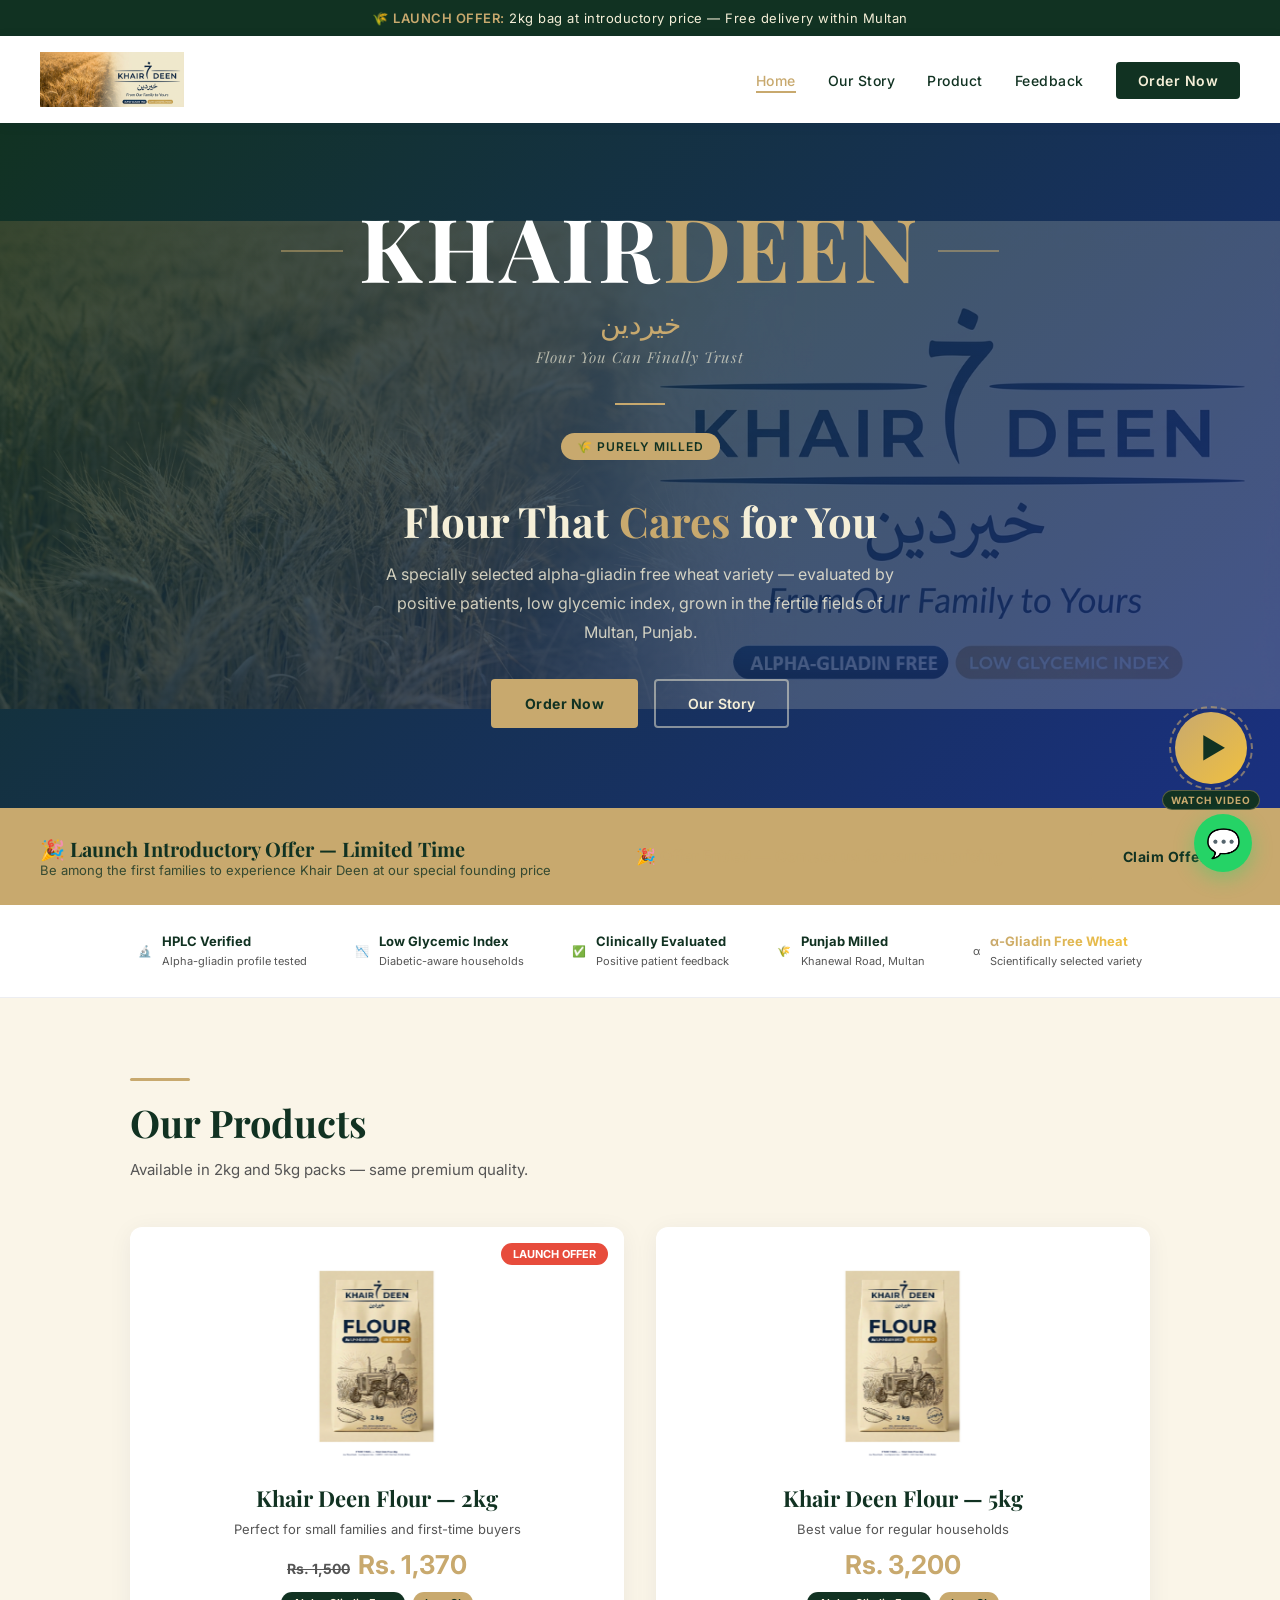
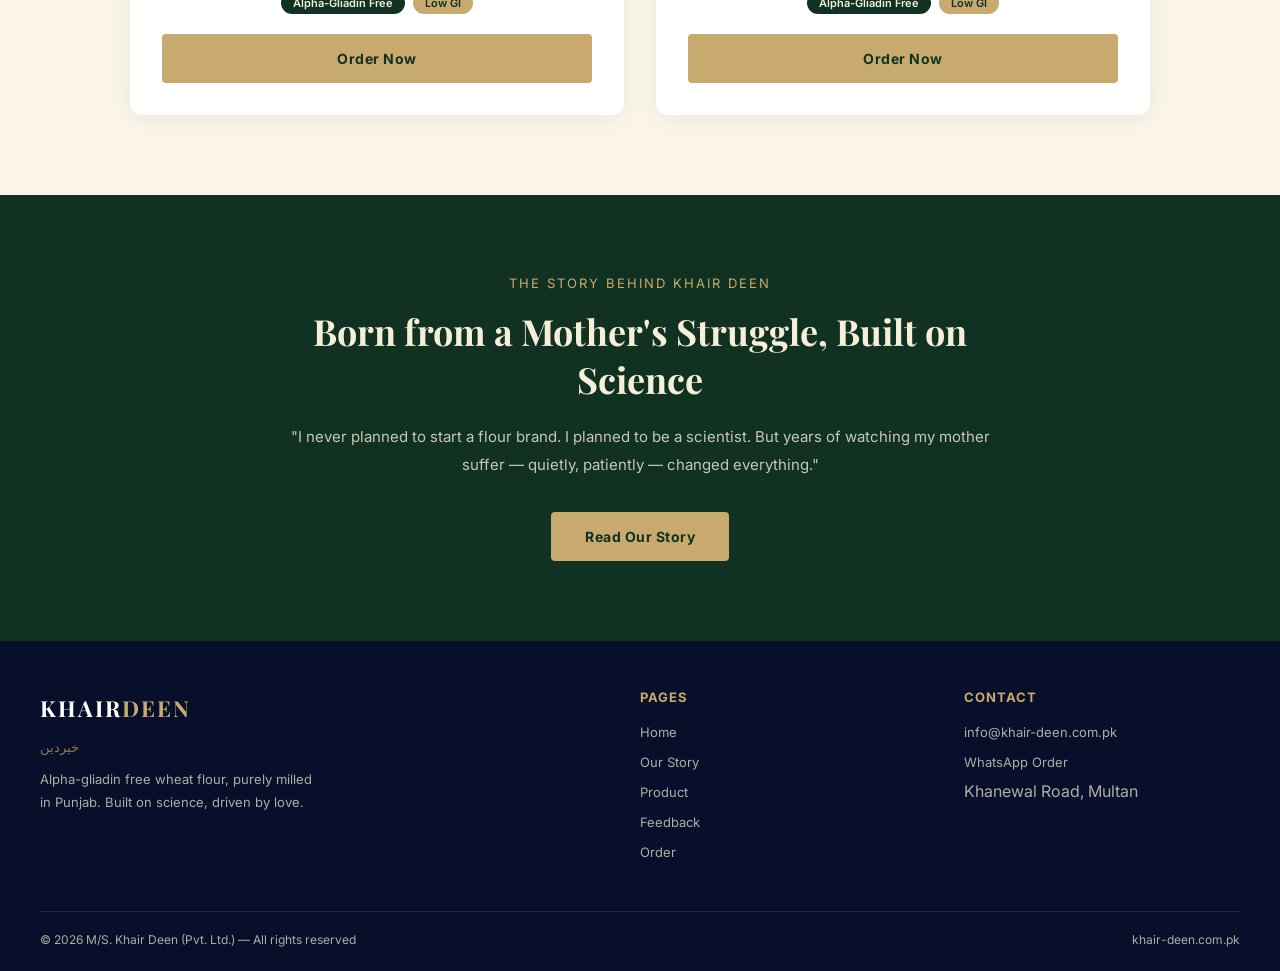
<file: index.html>
<!DOCTYPE html>
<html lang="en">
<head>
  <meta charset="UTF-8"/>
  <meta name="viewport" content="width=device-width, initial-scale=1.0"/>
  <title>Khair Deen Flour — Alpha-Gliadin Free Wheat, Milled in Punjab</title>
  <link rel="stylesheet" href="style.css"/>
  <style>
    *, *::before, *::after { box-sizing: border-box; }
    html, body { overflow-x: hidden; width: 100%; max-width: 100%; }
    p, h1, h2, h3, span, div { word-break: break-word; overflow-wrap: break-word; }

    .hero {
      position: relative; min-height: 58vh; width: 100%;
      display: flex; align-items: center;
      justify-content: center; flex-direction: column;
      text-align: center; padding: 80px 20px; overflow: hidden;
    }
    .hero::before {
      content: ''; position: absolute; inset: 0;
      background: linear-gradient(135deg,#113222 0%,#1a3080 100%);
      z-index:0;
    }
    .hero::after {
      content: ''; position: absolute; inset: 0;
      background: url('images/logo.png') center/contain no-repeat;
      opacity: 0.20; z-index:1;
    }
    .hero-content { position:relative; z-index:2; max-width:750px; width:100%; padding:0 16px; }
    .hero-brand-name {
      font-family:'Playfair Display',serif;
      font-size: clamp(28px, 8vw, 88px);
      font-weight:700; letter-spacing:clamp(1px,1vw,4px);
      line-height:1; margin-bottom:8px; white-space:nowrap;
    }
    .hero-brand-name .part1 { color:#ffffff; }
    .hero-brand-name .part2 { color:#C8A96E; }
    .hero-brand-lines {
      display:flex; align-items:center; justify-content:center;
      gap:16px; margin-bottom:8px;
    }
    .hero-brand-lines::before, .hero-brand-lines::after {
      content:''; width:80px; height:1.5px; background:rgba(200,169,110,0.5);
    }
    .hero-urdu-sub { font-size:28px; color:#C8A96E; margin-bottom:6px; font-weight:300; }
    .hero-tagline-italic {
      font-family:'Playfair Display',serif; font-style:italic;
      color:rgba(245,239,216,0.65); font-size:15px;
      margin-bottom:36px; letter-spacing:1px;
    }
    .hero-divider { width:50px; height:2px; background:#C8A96E; margin:0 auto 28px; }
    .hero h1 { font-size:clamp(22px,5vw,42px); margin-bottom:16px; color:#F5EFD8; }
    .hero h1 span { color:#C8A96E; }
    .hero p {
      color:rgba(245,239,216,0.82); font-size:clamp(13px,2.5vw,16px);
      line-height:1.8; max-width:540px; margin:0 auto 32px;
    }
    .hero-buttons { justify-content:center; }
    .nav-logo-img { height:52px; display:block; }

    /* Floating sticky video bubble only */
    .video-bubble {
      position: fixed;
      bottom: 90px;
      right: 20px;
      z-index: 9999;
      display: flex;
      flex-direction: column;
      align-items: center;
      cursor: pointer;
      text-decoration: none;
    }
    .video-bubble-inner {
      width: 72px;
      height: 72px;
      border-radius: 50%;
      background: linear-gradient(135deg, #C8A96E, #f0c040);
      display: flex;
      align-items: center;
      justify-content: center;
      box-shadow: 0 0 0 0 rgba(200,169,110,0.7);
      animation: video-pulse 2s ease-in-out infinite;
      position: relative;
    }
    .video-bubble-inner::before {
      content: '';
      position: absolute;
      inset: -6px;
      border-radius: 50%;
      border: 2.5px dashed rgba(200,169,110,0.6);
      animation: spin-ring 8s linear infinite;
    }
    .video-bubble-inner .play-icon {
      font-size: 28px;
      color: #113222;
      margin-left: 4px;
    }
    .video-bubble-label {
      margin-top: 6px;
      background: #113222;
      color: #C8A96E;
      font-size: 10px;
      font-weight: 700;
      letter-spacing: 1px;
      padding: 3px 8px;
      border-radius: 20px;
      white-space: nowrap;
      text-transform: uppercase;
      border: 1px solid rgba(200,169,110,0.4);
    }
    @keyframes video-pulse {
      0%   { box-shadow: 0 0 0 0 rgba(200,169,110,0.7); }
      50%  { box-shadow: 0 0 0 18px rgba(200,169,110,0); }
      100% { box-shadow: 0 0 0 0 rgba(200,169,110,0); }
    }
    @keyframes spin-ring {
      from { transform: rotate(0deg); }
      to   { transform: rotate(360deg); }
    }

    .alpha-blink-link {
      background: linear-gradient(90deg, #C8A96E 0%, #f0c040 50%, #C8A96E 100%);
      background-size: 200%;
      -webkit-background-clip: text;
      -webkit-text-fill-color: transparent;
      background-clip: text;
      animation: text-shimmer 2s linear infinite;
      font-weight: 700;
      text-decoration: underline;
      text-underline-offset: 3px;
      cursor: pointer;
    }
    @keyframes text-shimmer {
      0%   { background-position: 0%; }
      100% { background-position: 200%; }
    }

    @keyframes dropBounce {
      0%   { transform: translateY(-300px) rotate(-8deg); opacity:0; }
      60%  { transform: translateY(20px) rotate(3deg); opacity:1; }
      75%  { transform: translateY(-12px) rotate(-2deg); }
      88%  { transform: translateY(8px) rotate(1deg); }
      100% { transform: translateY(0px) rotate(0deg); opacity:1; }
    }
    .bag-drop   { animation: dropBounce 1.2s cubic-bezier(0.22,1,0.36,1) forwards; opacity:0; animation-delay:0.3s; }
    .bag-drop-2 { animation: dropBounce 1.2s cubic-bezier(0.22,1,0.36,1) forwards; opacity:0; animation-delay:0.6s; }

    @keyframes fadeInUp {
      from { opacity:0; transform:translateY(30px); }
      to   { opacity:1; transform:translateY(0); }
    }
    .fade-in   { opacity:0; animation: fadeInUp 0.8s ease forwards; }
    .fade-in-1 { animation-delay:0.2s; }
    .fade-in-2 { animation-delay:0.5s; }
    .fade-in-3 { animation-delay:0.8s; }
    .fade-in-4 { animation-delay:1.1s; }
  </style>
</head>
<body>

<div class="announcement-bar fade-in fade-in-1">
  🌾 <span>LAUNCH OFFER:</span> 2kg bag at introductory price — Free delivery within Multan
</div>

<nav>
  <div class="nav-logo">
    <a href="index.html" style="text-decoration:none;">
      <img src="images/logo.png" alt="Khair Deen" class="nav-logo-img"
           onerror="this.style.display='none'; this.nextSibling.style.display='flex'"/>
      <span style="display:none;align-items:center;font-family:'Playfair Display',serif;font-size:20px;font-weight:700;letter-spacing:1px;">
        <span style="color:#113222;">KHAIR</span><span style="color:#C8A96E;">DEEN</span>
      </span>
    </a>
  </div>
  <ul class="nav-links" id="navMenu">
    <li><a href="index.html" class="active">Home</a></li>
    <li><a href="story.html">Our Story</a></li>
    <li><a href="product.html">Product</a></li>
    <li><a href="feedback.html">Feedback</a></li>
    <li><a href="contact.html" class="nav-cta">Order Now</a></li>
  </ul>
  <button class="nav-toggle" id="navToggle"
    onclick="document.getElementById('navMenu').classList.toggle('open')"
    style="display:none;">
    <span></span><span></span><span></span>
  </button>
</nav>
<style>
@media(max-width:768px){ .nav-toggle{display:flex !important;} }
</style>

<section class="hero">
  <div class="hero-content fade-in fade-in-2">
    <div class="hero-brand-lines">
      <div class="hero-brand-name">
        <span class="part1">KHAIR</span><span class="part2">DEEN</span>
      </div>
    </div>
    <div class="hero-urdu-sub">خیردین</div>
    <div class="hero-tagline-italic">Flour You Can Finally Trust</div>
    <div class="hero-divider"></div>
    <div class="hero-badge">🌾 Purely Milled</div>
    <h1 style="margin-top:18px;">Flour That <span>Cares</span> for You</h1>
    <p>A specially selected alpha-gliadin free wheat variety — evaluated by positive patients, low glycemic index, grown in the fertile fields of Multan, Punjab.</p>
    <div class="hero-buttons">
      <a href="contact.html" class="btn-primary">Order Now</a>
      <a href="story.html" class="btn-secondary">Our Story</a>
    </div>
  </div>
</section>

<div class="offer-banner fade-in fade-in-3">
  <div class="offer-text">
    <h3>🎉 Launch Introductory Offer — Limited Time</h3>
    <p>Be among the first families to experience Khair Deen at our special founding price</p>
  </div>
  <div class="countdown">
    <div class="countdown-box"><span class="num" id="days">00</span><span class="lbl">Days</span></div>
    <div class="countdown-box"><span class="num" id="hours">00</span><span class="lbl">Hours</span></div>
    <div class="countdown-box"><span class="num" id="mins">00</span><span class="lbl">Mins</span></div>
    <div class="countdown-box"><span class="num" id="secs">00</span><span class="lbl">Secs</span></div>
  </div>
  <a href="contact.html" class="btn-primary">Claim Offer</a>
</div>

<div class="badges-strip fade-in fade-in-4">
  <div class="badge-item"><span class="badge-icon">🔬</span><div><strong>HPLC Verified</strong><span>Alpha-gliadin profile tested</span></div></div>
  <div class="badge-item"><span class="badge-icon">📉</span><div><strong>Low Glycemic Index</strong><span>Diabetic-aware households</span></div></div>
  <div class="badge-item"><span class="badge-icon">✅</span><div><strong>Clinically Evaluated</strong><span>Positive patient feedback</span></div></div>
  <div class="badge-item"><span class="badge-icon">🌾</span><div><strong>Punjab Milled</strong><span>Khanewal Road, Multan</span></div></div>
  <div class="badge-item">
    <span class="badge-icon">α</span>
    <div>
      <strong>
        <a href="https://www.youtube.com/watch?v=SKtXURKDJjI&t=3s"
           target="_blank" class="alpha-blink-link">α-Gliadin Free Wheat</a>
      </strong>
      <span>Scientifically selected variety</span>
    </div>
  </div>
</div>

<div style="background:var(--light-cream);">
  <div class="section">
    <div class="divider"></div>
    <h2 class="section-title">Our Products</h2>
    <p class="section-subtitle">Available in 2kg and 5kg packs — same premium quality.</p>
    <div class="products-grid">
      <div class="product-card">
        <div class="offer-tag">LAUNCH OFFER</div>
        <img src="images/bag-front.png" alt="2kg Khair Deen Flour" class="bag-drop"
             style="height:200px;object-fit:contain;"/>
        <h3>Khair Deen Flour — 2kg</h3>
        <p style="color:var(--text-gray);font-size:13px;margin-bottom:12px;">Perfect for small families and first-time buyers</p>
        <div class="product-price"><span class="old-price">Rs. 1,500</span>Rs. 1,370</div>
        <div class="product-badges">
          <span class="pbadge navy">Alpha-Gliadin Free</span>
          <span class="pbadge gold">Low GI</span>
        </div>
        <a href="contact.html" class="btn-primary" style="display:block;margin-top:12px;">Order Now</a>
      </div>
      <div class="product-card">
        <img src="images/bag-front.png" alt="5kg Khair Deen Flour" class="bag-drop-2"
             style="height:200px;object-fit:contain;"/>
        <h3>Khair Deen Flour — 5kg</h3>
        <p style="color:var(--text-gray);font-size:13px;margin-bottom:12px;">Best value for regular households</p>
        <div class="product-price">Rs. 3,200</div>
        <div class="product-badges">
          <span class="pbadge navy">Alpha-Gliadin Free</span>
          <span class="pbadge gold">Low GI</span>
        </div>
        <a href="contact.html" class="btn-primary" style="display:block;margin-top:12px;">Order Now</a>
      </div>
    </div>
  </div>
</div>

<div style="background:var(--navy);padding:80px 40px;">
  <div style="max-width:700px;margin:0 auto;text-align:center;color:var(--cream);">
    <div style="color:var(--gold);font-size:13px;letter-spacing:2px;text-transform:uppercase;margin-bottom:16px;">The Story Behind Khair Deen</div>
    <h2 style="font-family:'Playfair Display',serif;font-size:36px;margin-bottom:20px;">Born from a Mother's Struggle, Built on Science</h2>
    <p style="opacity:.8;line-height:1.9;font-size:15px;margin-bottom:32px;">"I never planned to start a flour brand. I planned to be a scientist. But years of watching my mother suffer — quietly, patiently — changed everything."</p>
    <a href="story.html" class="btn-primary">Read Our Story</a>
  </div>
</div>

<a href="https://www.youtube.com/watch?v=SKtXURKDJjI&t=3s"
   target="_blank" rel="noopener noreferrer"
   class="video-bubble" title="Watch: Alpha-Gliadin Free Wheat — The Science">
  <div class="video-bubble-inner">
    <span class="play-icon">▶</span>
  </div>
  <div class="video-bubble-label">Watch Video</div>
</a>

<a href="https://wa.me/923012174545?text=Hello!%20I%20want%20to%20order%20Khair%20Deen%20Flour"
   class="floating-wa" target="_blank" rel="noopener noreferrer">💬</a>

<footer>
  <div class="footer-grid">
    <div class="footer-brand">
      <p style="color:var(--gold);font-family:'Playfair Display',serif;font-size:22px;font-weight:700;margin-bottom:8px;letter-spacing:2px;">
        <span style="color:#ffffff;">KHAIR</span>DEEN
      </p>
      <p style="color:rgba(200,169,110,0.7);font-size:13px;margin-bottom:8px;">خیردین</p>
      <p>Alpha-gliadin free wheat flour, purely milled in Punjab. Built on science, driven by love.</p>
    </div>
    <div class="footer-links"><h4>Pages</h4><ul>
      <li><a href="index.html">Home</a></li>
      <li><a href="story.html">Our Story</a></li>
      <li><a href="product.html">Product</a></li>
      <li><a href="feedback.html">Feedback</a></li>
      <li><a href="contact.html">Order</a></li>
    </ul></div>
    <div class="footer-links"><h4>Contact</h4><ul>
      <li><a href="mailto:info@khair-deen.com.pk">info@khair-deen.com.pk</a></li>
      <li><a href="https://wa.me/923012174545" target="_blank" rel="noopener noreferrer">WhatsApp Order</a></li>
      <li><span style="color:rgba(245,239,216,.7)">Khanewal Road, Multan</span></li>
    </ul></div>
  </div>
  <div class="footer-bottom">
    <span>© 2026 M/S. Khair Deen (Pvt. Ltd.) — All rights reserved</span>
    <span>khair-deen.com.pk</span>
  </div>
</footer>

<script>
  const OFFER_END_DATE = '2026-05-31T23:59:59';
  const target = new Date(OFFER_END_DATE);

  function updateCountdown() {
    const diff = target - new Date();
    if (diff <= 0) {
      const el = document.querySelector('.countdown');
      if (el) el.innerHTML = '<p style="color:#C8A96E;font-weight:700;font-size:16px;padding:10px 0;">🎉 Offer Ended — Contact us for current pricing</p>';
      return;
    }
    const d = Math.floor(diff / 86400000);
    const h = Math.floor(diff % 86400000 / 3600000);
    const m = Math.floor(diff % 3600000 / 60000);
    const s = Math.floor(diff % 60000 / 1000);
    document.getElementById('days').textContent  = String(d).padStart(2,'0');
    document.getElementById('hours').textContent = String(h).padStart(2,'0');
    document.getElementById('mins').textContent  = String(m).padStart(2,'0');
    document.getElementById('secs').textContent  = String(s).padStart(2,'0');
  }
  setInterval(updateCountdown, 1000);
  updateCountdown();
</script>
</body>
</html>
</file>
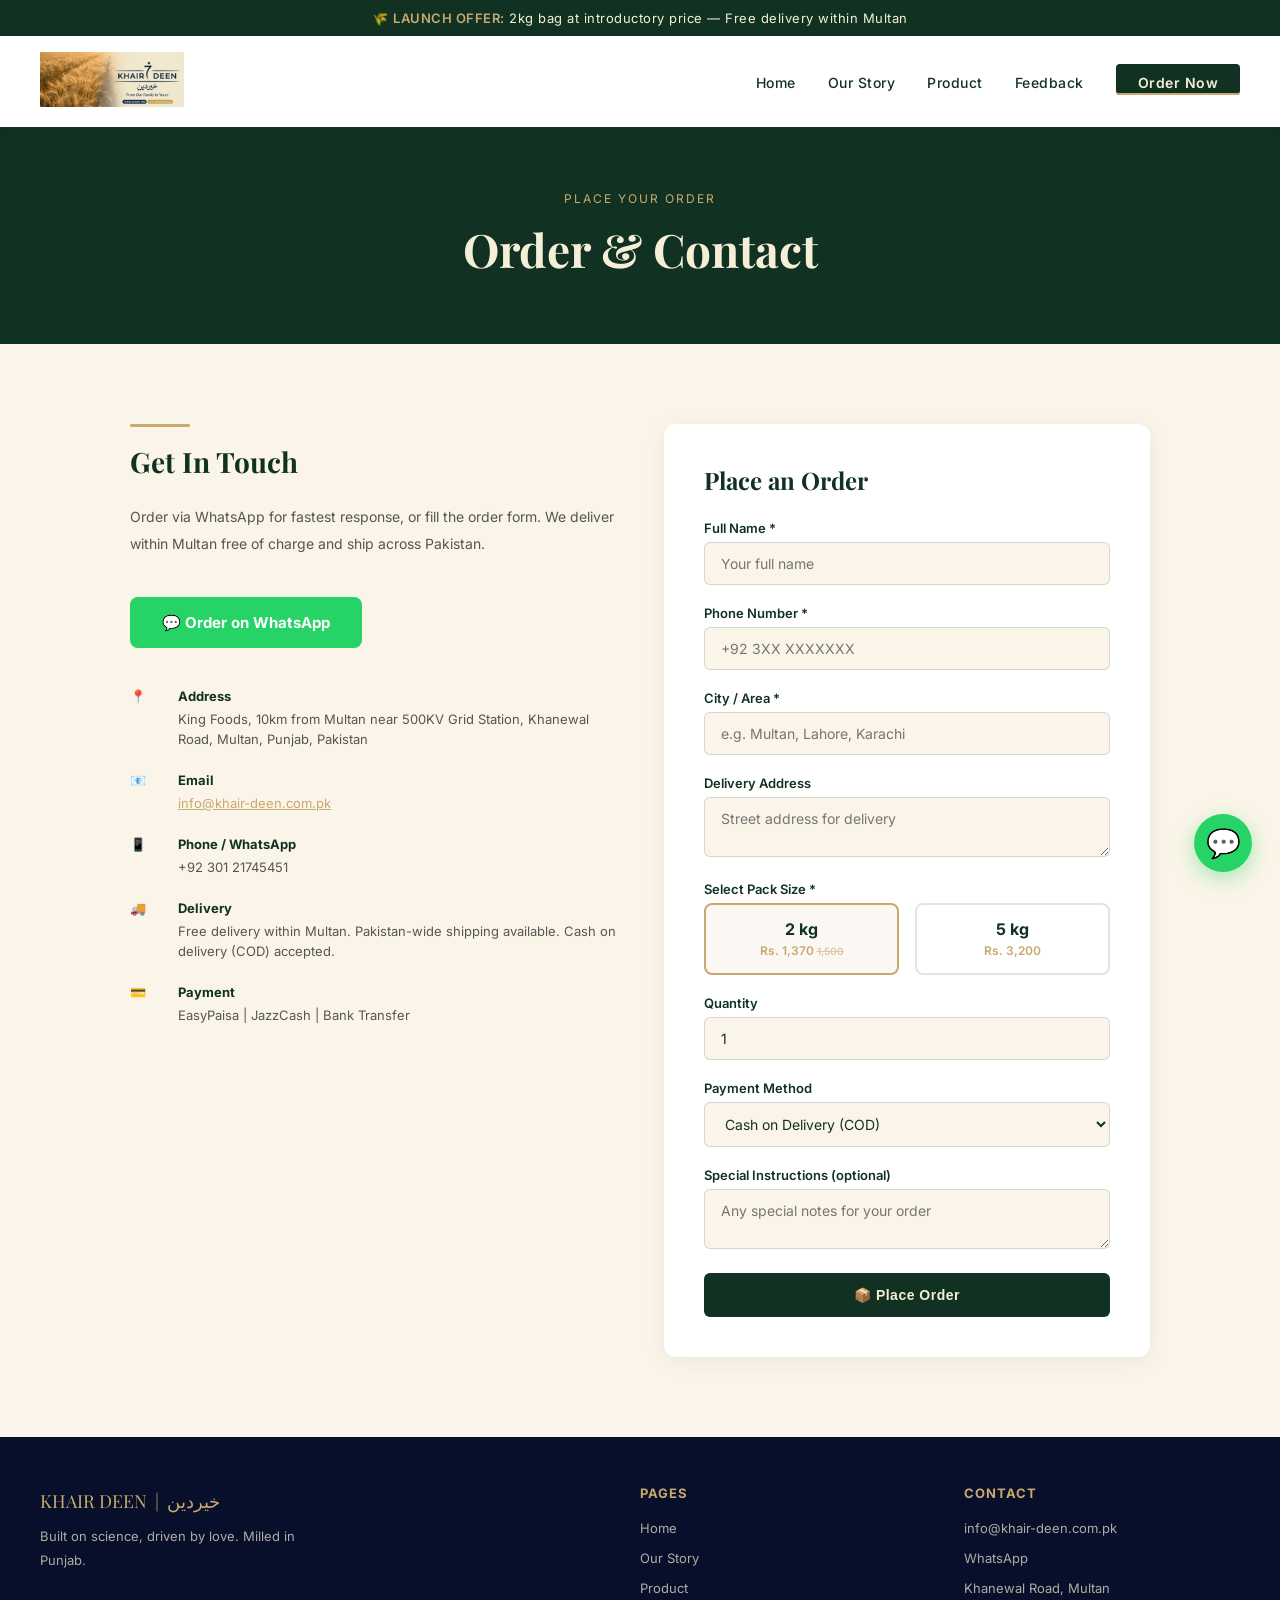
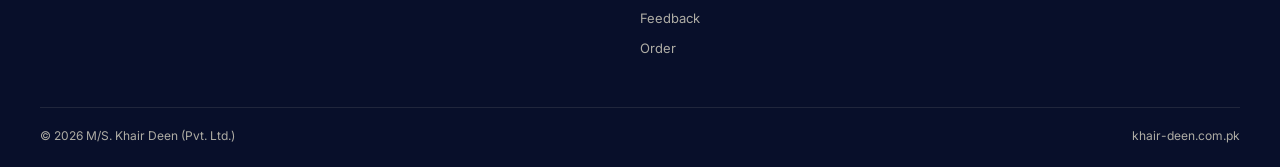
<file: contact.html>
<!DOCTYPE html>
<html lang="en">
<head>
  <meta charset="UTF-8"/>
  <meta name="viewport" content="width=device-width, initial-scale=1.0"/>
  <title>Order & Contact — Khair Deen Flour</title>
  <link rel="stylesheet" href="style.css"/>
</head>
<body>
<div class="announcement-bar">🌾 <span>LAUNCH OFFER:</span> 2kg bag at introductory price — Free delivery within Multan</div>
<nav>
  <div class="nav-logo"><a href="index.html"><img src="images/logo.png" alt="Khair Deen" onerror="this.style.display='none'; this.nextSibling.style.display='block'"/><strong style="display:none;color:#113222;font-size:20px;font-family:serif;">KHAIR DEEN</strong></a></div>
  <ul class="nav-links" id="navMenu">
    <li><a href="index.html">Home</a></li>
    <li><a href="story.html">Our Story</a></li>
    <li><a href="product.html">Product</a></li>
    <li><a href="feedback.html">Feedback</a></li>
    <li><a href="contact.html" class="active nav-cta">Order Now</a></li>
  </ul>
  <button class="nav-toggle" id="navToggle" onclick="document.getElementById('navMenu').classList.toggle('open')" style="display:none;">
    <span></span><span></span><span></span>
  </button>
</nav>
<style>@media(max-width:768px){.nav-toggle{display:flex !important;}}</style>

<div style="background:var(--navy);padding:64px 40px;text-align:center;color:var(--cream);">
  <div style="color:var(--gold);font-size:12px;letter-spacing:2px;text-transform:uppercase;margin-bottom:12px;">Place Your Order</div>
  <h1 style="font-family:'Playfair Display',serif;font-size:46px;">Order & Contact</h1>
</div>

<div class="section">
  <div class="contact-grid">

    <div class="contact-info">
      <div class="divider"></div>
      <h3>Get In Touch</h3>
      <p style="color:var(--text-gray);font-size:14px;line-height:1.9;margin-bottom:32px;">Order via WhatsApp for fastest response, or fill the order form. We deliver within Multan free of charge and ship across Pakistan.</p>

      <a href="https://wa.me/923012174545?text=Hello!%20I%20would%20like%20to%20order%20Khair%20Deen%20Flour.%20Please%20share%20details." class="whatsapp-btn" target="_blank">
        💬 Order on WhatsApp
      </a>

      <div style="margin-top:40px;">
        <div class="contact-item">
          <span class="contact-icon">📍</span>
          <div><strong>Address</strong><span>King Foods, 10km from Multan near 500KV Grid Station, Khanewal Road, Multan, Punjab, Pakistan</span></div>
        </div>
        <div class="contact-item">
          <span class="contact-icon">📧</span>
          <div><strong>Email</strong><span><a href="mailto:info@khair-deen.com.pk" style="color:var(--gold);">info@khair-deen.com.pk</a></span></div>
        </div>
        <div class="contact-item">
          <span class="contact-icon">📱</span>
          <div><strong>Phone / WhatsApp</strong><span>+92 301 21745451</span></div>
        </div>
        <div class="contact-item">
          <span class="contact-icon">🚚</span>
          <div><strong>Delivery</strong><span>Free delivery within Multan. Pakistan-wide shipping available. Cash on delivery (COD) accepted.</span></div>
        </div>
        <div class="contact-item">
          <span class="contact-icon">💳</span>
          <div><strong>Payment</strong><span> EasyPaisa | JazzCash | Bank Transfer</span></div>
        </div>
      </div>
    </div>

    <!-- ORDER FORM -->
    <div class="order-form">
      <h3>Place an Order</h3>
      <form id="orderForm" onsubmit="submitOrder(event)">
        <div class="form-group">
          <label>Full Name *</label>
          <input type="text" placeholder="Your full name" required/>
        </div>
        <div class="form-group">
          <label>Phone Number *</label>
          <input type="tel" placeholder="+92 3XX XXXXXXX" required/>
        </div>
        <div class="form-group">
          <label>City / Area *</label>
          <input type="text" placeholder="e.g. Multan, Lahore, Karachi" required/>
        </div>
        <div class="form-group">
          <label>Delivery Address</label>
          <textarea rows="2" placeholder="Street address for delivery"></textarea>
        </div>
        <div class="form-group">
          <label>Select Pack Size *</label>
          <div class="qty-selector">
            <div class="qty-box selected" id="box2kg" onclick="selectSize('2kg')">
              <strong>2 kg</strong>
              <span>Rs. 1,370 <del style="font-size:10px;opacity:0.6;">1,500</del></span>
            </div>
            <div class="qty-box" id="box5kg" onclick="selectSize('5kg')">
              <strong>5 kg</strong>
              <span>Rs. 3,200</span>
            </div>
          </div>
        </div>
        <div class="form-group">
          <label>Quantity</label>
          <input type="number" min="1" value="1" placeholder="Number of bags"/>
        </div>
        <div class="form-group">
          <label>Payment Method</label>
          <select>
            <option>Cash on Delivery (COD)</option>
            <option>EasyPaisa</option>
            <option>JazzCash</option>
            <option>Bank Transfer</option>
          </select>
        </div>
        <div class="form-group">
          <label>Special Instructions (optional)</label>
          <textarea rows="2" placeholder="Any special notes for your order"></textarea>
        </div>
        <button type="submit" class="btn-submit">📦 Place Order</button>
      </form>
      <div id="orderConfirm" style="display:none;text-align:center;padding:32px;background:var(--light-cream);border-radius:8px;margin-top:16px;">
        <div style="font-size:48px;margin-bottom:12px;">✅</div>
        <h3 style="color:var(--navy);font-family:'Playfair Display',serif;">Order Received!</h3>
        <p style="color:var(--text-gray);margin-bottom:16px;">We will contact you within a few hours to confirm your order and delivery details.</p>
        <a href="https://wa.me/923012174545?text=Hello!%20I%20just%20placed%20an%20order%20on%20your%20website." class="whatsapp-btn" target="_blank">Confirm on WhatsApp too 💬</a>
      </div>
    </div>

  </div>
</div>

<a href="https://wa.me/923012174545?text=Hello!%20I%20would%20like%20to%20order%20Khair%20Deen%20Flour" class="floating-wa" target="_blank">💬</a>
<footer>
  <div class="footer-grid">
    <div class="footer-brand"><p style="color:var(--gold);font-family:'Playfair Display',serif;font-size:18px;margin-bottom:8px;">KHAIR DEEN &nbsp;|&nbsp; خیردین</p><p>Built on science, driven by love. Milled in Punjab.</p></div>
    <div class="footer-links"><h4>Pages</h4><ul><li><a href="index.html">Home</a></li><li><a href="story.html">Our Story</a></li><li><a href="product.html">Product</a></li><li><a href="feedback.html">Feedback</a></li><li><a href="contact.html">Order</a></li></ul></div>
    <div class="footer-links"><h4>Contact</h4><ul><li><a href="mailto:info@khair-deen.com.pk">info@khair-deen.com.pk</a></li><li><a href="https://wa.me/923012174545">WhatsApp</a></li><li><a href="#">Khanewal Road, Multan</a></li></ul></div>
  </div>
  <div class="footer-bottom"><span>© 2026 M/S. Khair Deen (Pvt. Ltd.)</span><span>khair-deen.com.pk</span></div>
</footer>
<script>
function selectSize(size) {
  document.getElementById('box2kg').classList.toggle('selected', size==='2kg');
  document.getElementById('box5kg').classList.toggle('selected', size==='5kg');
}
function submitOrder(e) {
  e.preventDefault();
  document.getElementById('orderForm').style.display = 'none';
  document.getElementById('orderConfirm').style.display = 'block';
}
</script>
</body>
</html>
</file>
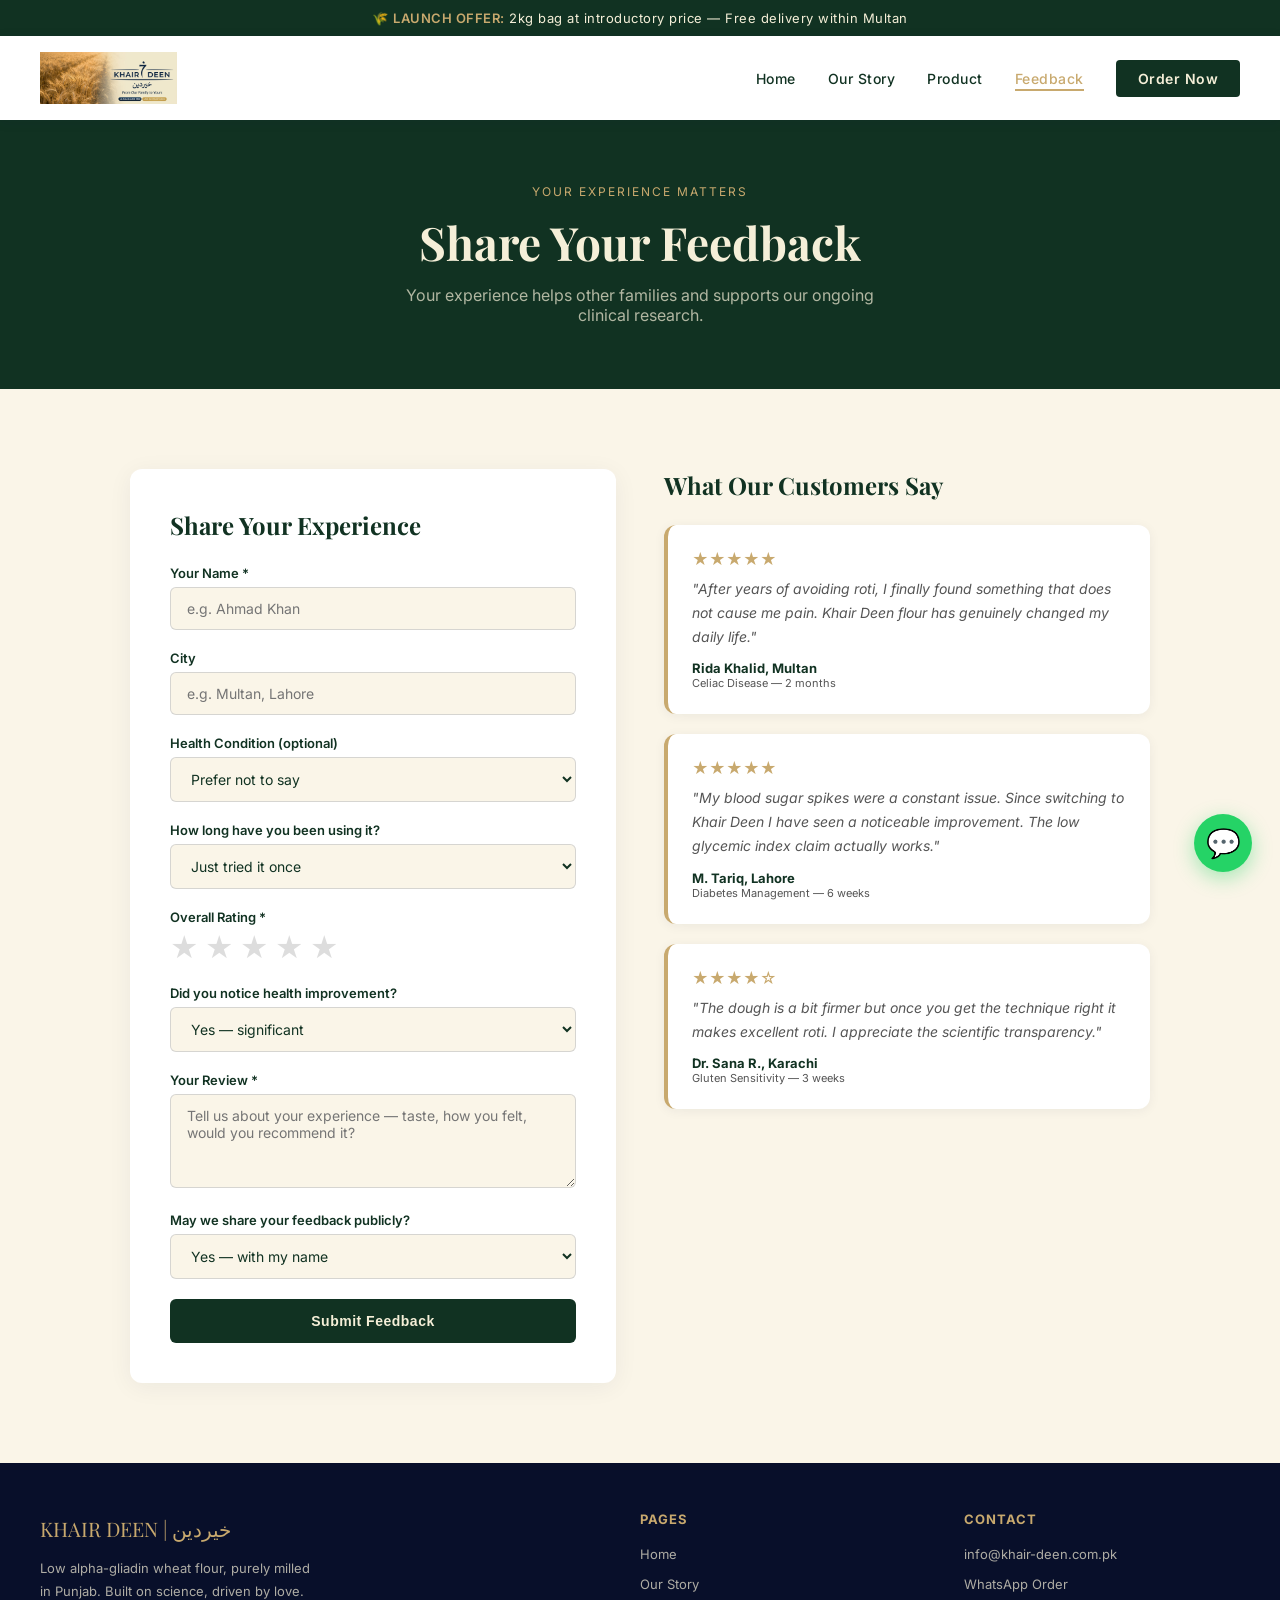
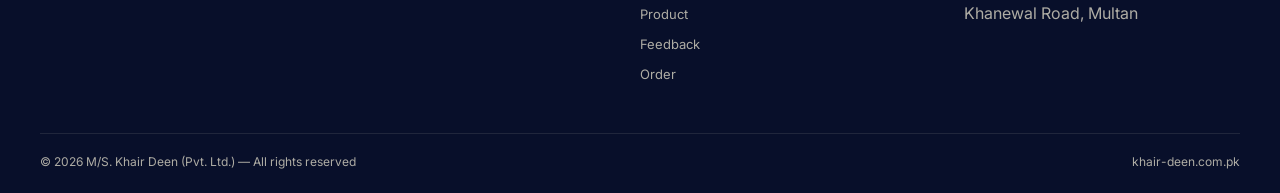
<file: feedback.html>
<!DOCTYPE html>
<html lang="en">
<head>
  <meta charset="UTF-8"/>
  <meta name="viewport" content="width=device-width, initial-scale=1.0"/>
  <title>Feedback — Khair Deen Flour</title>
  <meta name="description" content="Khair Deen Flour — low alpha-gliadin wheat from Punjab, Pakistan. Low glycemic index. Clinically evaluated."/>
  <link rel="stylesheet" href="style.css"/>
</head>
<body>
<div class="announcement-bar">🌾 <span>LAUNCH OFFER:</span> 2kg bag at introductory price — Free delivery within Multan</div>
<nav>
  <div class="nav-logo"><a href="index.html" style="text-decoration:none;"><img src="images/logo.png" alt="Khair Deen" style="height:52px;display:block;" onerror="this.style.display='none'; this.nextSibling.style.display='flex'"/><span style="display:none;align-items:center;font-family:'Playfair Display',serif;font-size:20px;font-weight:700;letter-spacing:1px;"><span style="color:#113222;">KHAIR</span><span style="color:#C8A96E;">DEEN</span></span></a></div>
  <ul class="nav-links" id="navMenu">
    <li><a href="index.html" >Home</a></li>
    <li><a href="story.html" >Our Story</a></li>
    <li><a href="product.html" >Product</a></li>
    <li><a href="feedback.html" class='active'>Feedback</a></li>
    <li><a href="contact.html" class="nav-cta ">Order Now</a></li>
  </ul>
  <button class="nav-toggle" id="navToggle" onclick="document.getElementById('navMenu').classList.toggle('open')" style="display:none;">
    <span></span><span></span><span></span>
  </button>
</nav>
<style>@media(max-width:768px){.nav-toggle{display:flex !important;}}</style>
<div style="background:var(--navy);padding:64px 40px;text-align:center;color:var(--cream);">
  <div style="color:var(--gold);font-size:12px;letter-spacing:2px;text-transform:uppercase;margin-bottom:12px;">Your Experience Matters</div>
  <h1 style="font-family:'Playfair Display',serif;font-size:46px;">Share Your Feedback</h1>
  <p style="opacity:.7;margin-top:12px;max-width:500px;margin-left:auto;margin-right:auto;">Your experience helps other families and supports our ongoing clinical research.</p>
</div>
<div class="section">
  <div class="feedback-grid">
    <div class="feedback-form">
      <h3>Share Your Experience</h3>
      <form id="feedbackForm" onsubmit="submitFeedback(event)">
        <div class="form-group"><label>Your Name *</label><input type="text" placeholder="e.g. Ahmad Khan" required/></div>
        <div class="form-group"><label>City</label><input type="text" placeholder="e.g. Multan, Lahore"/></div>
        <div class="form-group"><label>Health Condition (optional)</label>
          <select><option value="">Prefer not to say</option><option>Celiac Disease</option><option>Gluten Sensitivity</option><option>Diabetes / Blood Sugar Management</option><option>General Health Consciousness</option><option>Other</option></select>
        </div>
        <div class="form-group"><label>How long have you been using it?</label>
          <select><option>Just tried it once</option><option>1–2 weeks</option><option>1 month</option><option>More than 1 month</option></select>
        </div>
        <div class="form-group"><label>Overall Rating *</label>
          <div class="stars" id="starRating">
            <span class="star" onclick="setRating(1)">★</span><span class="star" onclick="setRating(2)">★</span>
            <span class="star" onclick="setRating(3)">★</span><span class="star" onclick="setRating(4)">★</span>
            <span class="star" onclick="setRating(5)">★</span>
          </div>
        </div>
        <div class="form-group"><label>Did you notice health improvement?</label>
          <select><option>Yes — significant</option><option>Yes — some improvement</option><option>No noticeable change</option><option>Too early to tell</option></select>
        </div>
        <div class="form-group"><label>Your Review *</label>
          <textarea rows="4" placeholder="Tell us about your experience — taste, how you felt, would you recommend it?" required></textarea>
        </div>
        <div class="form-group"><label>May we share your feedback publicly?</label>
          <select><option>Yes — with my name</option><option>Yes — anonymously only</option><option>No — keep private</option></select>
        </div>
        <button type="submit" class="btn-submit">Submit Feedback</button>
      </form>
      <div id="thankYou" style="display:none;text-align:center;padding:32px;background:var(--light-cream);border-radius:8px;margin-top:16px;">
        <div style="font-size:48px;margin-bottom:12px;">🌾</div>
        <h3 style="color:var(--navy);font-family:'Playfair Display',serif;">Jazak Allah Khair!</h3>
        <p style="color:var(--text-gray);">Your feedback has been received. It helps us improve and helps other families make informed choices.</p>
      </div>
    </div>
    <div class="testimonials">
      <h3>What Our Customers Say</h3>
      <div class="testimonial-card">
        <div class="stars-display">★★★★★</div>
        <p>"After years of avoiding roti, I finally found something that does not cause me pain. Khair Deen flour has genuinely changed my daily life."</p>
        <div class="name">Rida Khalid, Multan</div><div class="tag">Celiac Disease — 2 months</div>
      </div>
      <div class="testimonial-card">
        <div class="stars-display">★★★★★</div>
        <p>"My blood sugar spikes were a constant issue. Since switching to Khair Deen I have seen a noticeable improvement. The low glycemic index claim actually works."</p>
        <div class="name">M. Tariq, Lahore</div><div class="tag">Diabetes Management — 6 weeks</div>
      </div>
      <div class="testimonial-card">
        <div class="stars-display">★★★★☆</div>
        <p>"The dough is a bit firmer but once you get the technique right it makes excellent roti. I appreciate the scientific transparency."</p>
        <div class="name">Dr. Sana R., Karachi</div><div class="tag">Gluten Sensitivity — 3 weeks</div>
      </div>
    </div>
  </div>
</div>
<a href="https://wa.me/923012174545?text=Hello!%20I%20want%20to%20order%20Khair%20Deen%20Flour" class="floating-wa" target="_blank">💬</a>
<footer>
  <div class="footer-grid">
    <div class="footer-brand"><p style="color:#C8A96E;font-family:'Playfair Display',serif;font-size:20px;margin-bottom:10px;">KHAIR DEEN | خیردین</p><p>Low alpha-gliadin wheat flour, purely milled in Punjab. Built on science, driven by love.</p></div>
    <div class="footer-links"><h4>Pages</h4><ul><li><a href="index.html">Home</a></li><li><a href="story.html">Our Story</a></li><li><a href="product.html">Product</a></li><li><a href="feedback.html">Feedback</a></li><li><a href="contact.html">Order</a></li></ul></div>
    <div class="footer-links"><h4>Contact</h4><ul><li><a href="mailto:info@khair-deen.com.pk">info@khair-deen.com.pk</a></li><li><a href="https://wa.me/923012174545">WhatsApp Order</a></li><li><span style="color:rgba(245,239,216,.7)">Khanewal Road, Multan</span></li></ul></div>
  </div>
  <div class="footer-bottom"><span>© 2026 M/S. Khair Deen (Pvt. Ltd.) — All rights reserved</span><span>khair-deen.com.pk</span></div>
</footer>
<script>
let rating=0;
function setRating(val){rating=val;document.querySelectorAll('.star').forEach((s,i)=>s.classList.toggle('active',i<val));}
function submitFeedback(e){e.preventDefault();document.getElementById('feedbackForm').style.display='none';document.getElementById('thankYou').style.display='block';}
</script>
</body></html>
</file>
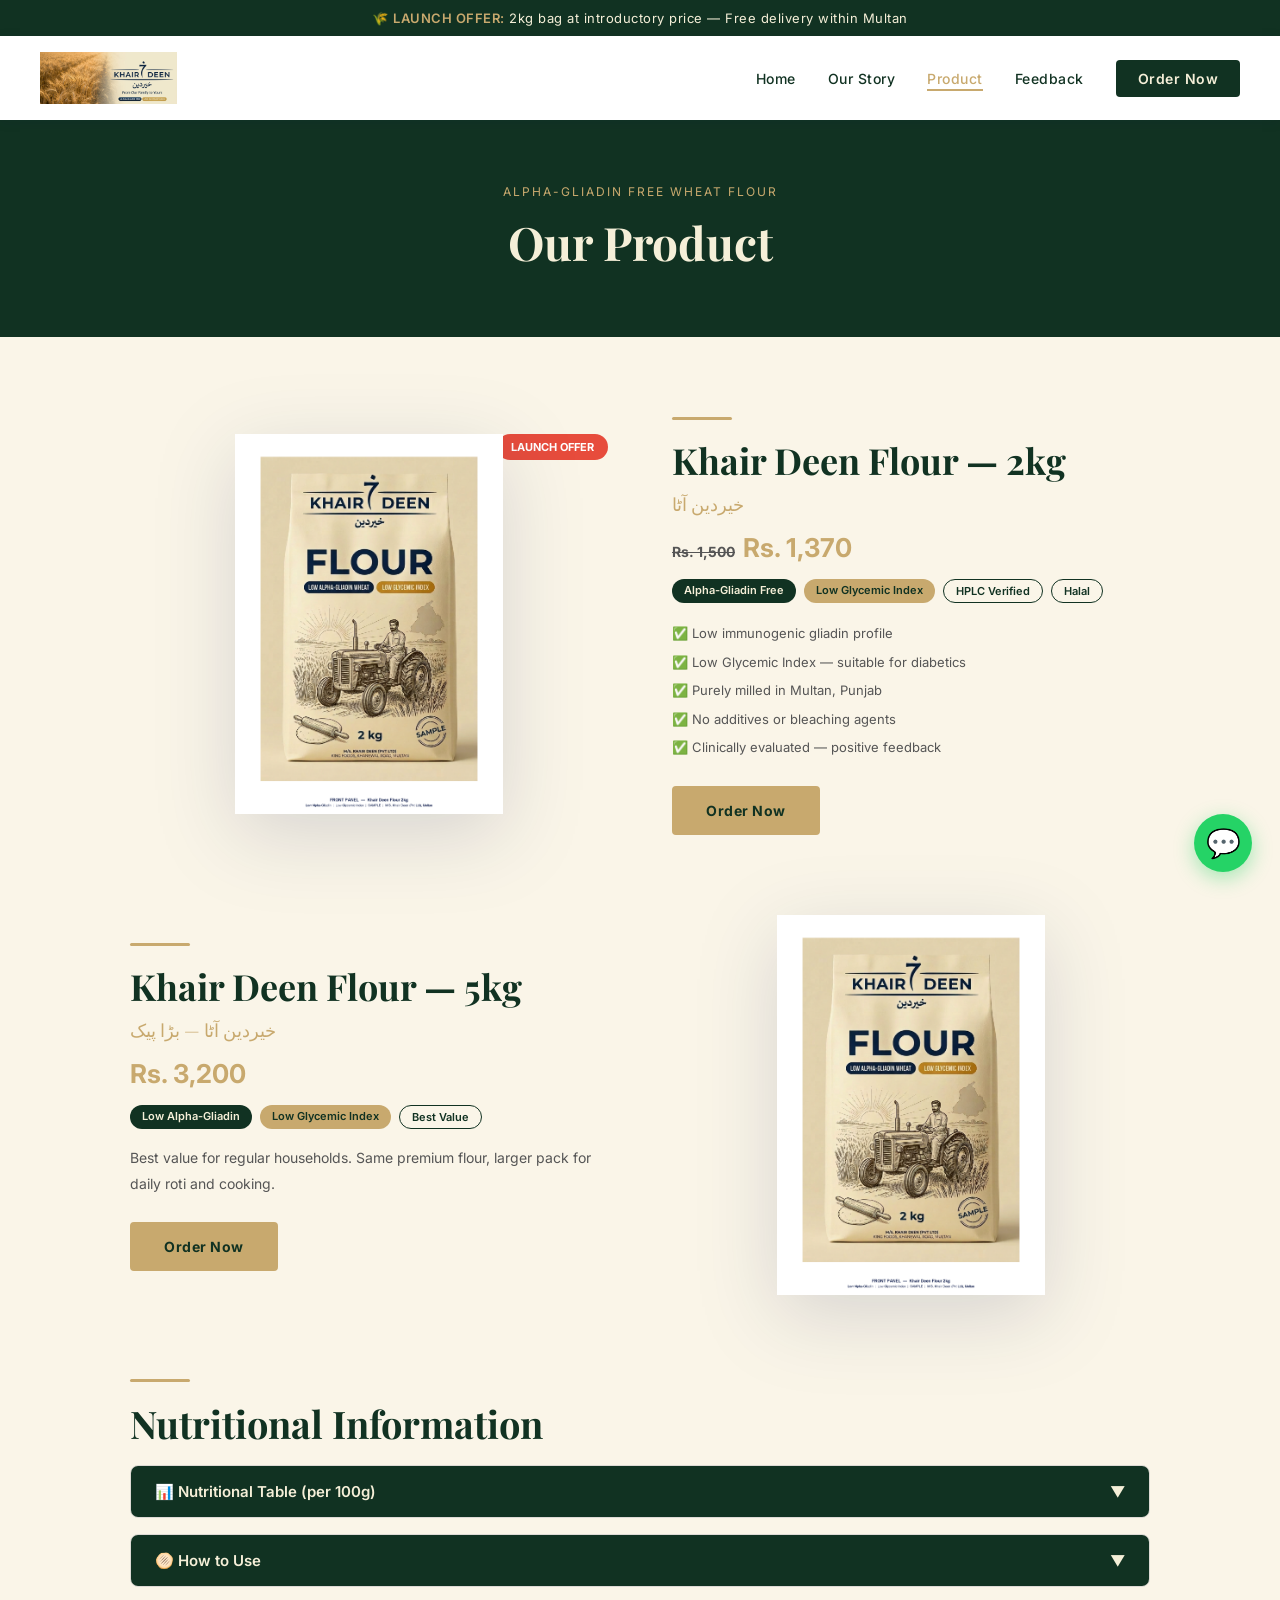
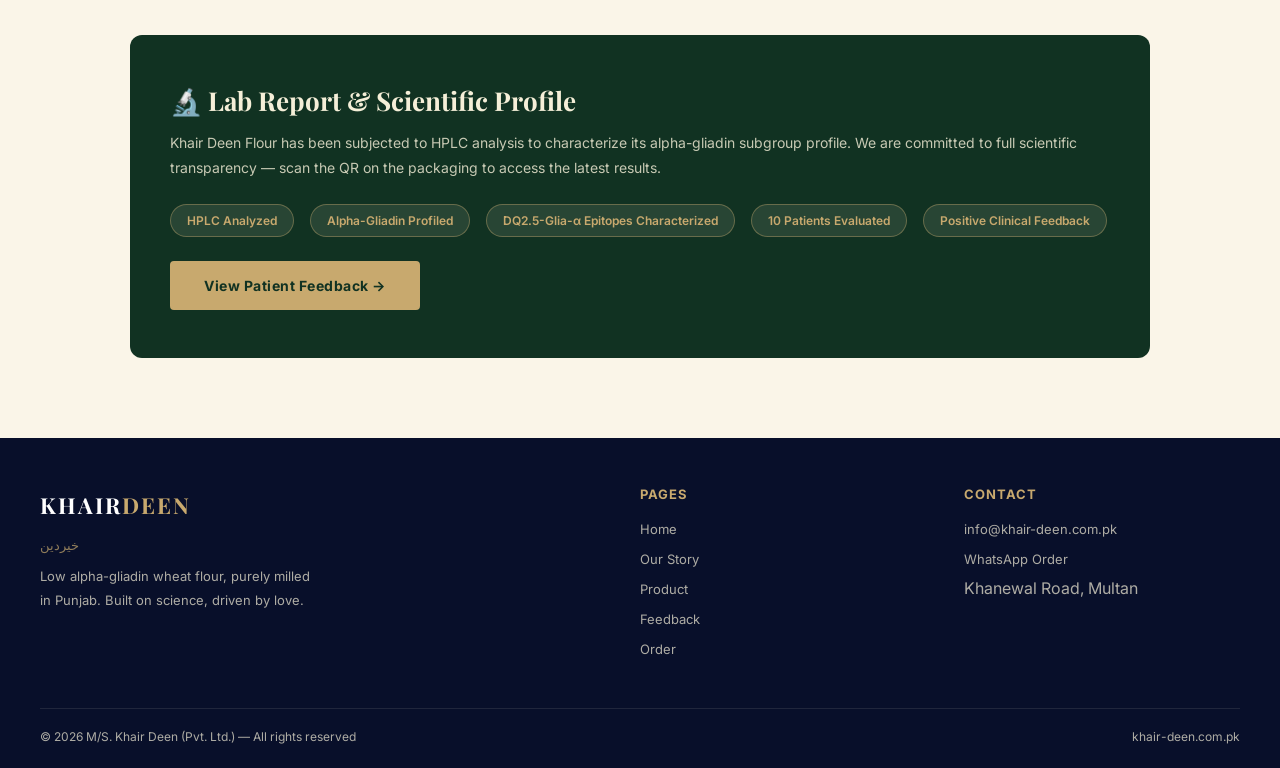
<file: product.html>
<!DOCTYPE html>
<html lang="en">
<head>
  <meta charset="UTF-8"/>
  <meta name="viewport" content="width=device-width, initial-scale=1.0"/>
  <title>Product — Khair Deen Flour</title>
  <link rel="stylesheet" href="style.css"/>
  <style>
    *,*::before,*::after{box-sizing:border-box;}
    html,body{overflow-x:hidden;width:100%;max-width:100%;}

    .prod-hero{background:var(--navy);padding:64px 40px;text-align:center;color:var(--cream);}
    .prod-hero .sub{color:var(--gold);font-size:12px;letter-spacing:2px;text-transform:uppercase;margin-bottom:12px;}
    .prod-hero h1{font-family:'Playfair Display',serif;font-size:clamp(28px,5vw,46px);margin:0;}

    .prod-row{display:grid;grid-template-columns:1fr 1fr;gap:64px;align-items:center;margin-bottom:80px;width:100%;}
    .prod-img{text-align:center;position:relative;}
    .prod-img img{max-height:380px;width:100%;object-fit:contain;filter:drop-shadow(0 20px 40px rgba(13,27,75,.15));}
    .launch-tag{position:absolute;top:0;right:0;background:#e74c3c;color:white;padding:6px 14px;border-radius:20px;font-size:11px;font-weight:700;}
    .prod-info h2{font-family:'Playfair Display',serif;font-size:clamp(22px,4vw,36px);margin-bottom:8px;word-break:break-word;}
    .prod-info .urdu{color:var(--gold);font-size:18px;margin-bottom:16px;font-family:'Playfair Display',serif;}
    .prod-info ul{color:var(--text-gray);font-size:13px;line-height:2.2;list-style:none;margin-bottom:24px;padding:0;}

    @media(max-width:768px){
      .nav-toggle{display:flex !important;}
      .prod-hero{padding:40px 16px;}
      .prod-row{
        grid-template-columns:1fr !important;
        gap:24px !important;
        margin-bottom:48px;
      }
      .prod-row.reverse .prod-img{order:-1;}
      .prod-img img{max-height:260px;}
      .prod-info h2{font-size:clamp(20px,6vw,28px);}
      .prod-info .urdu{font-size:15px;}
      .product-price{font-size:clamp(18px,5vw,26px);}
      .product-badges{flex-wrap:wrap;gap:8px;}
      .section{padding:32px 16px !important;}
      .section-title{font-size:clamp(20px,5vw,28px);}
      .lab-section{padding:24px 16px;}
      .lab-badges{flex-wrap:wrap;gap:8px;}
      .nutr-table{font-size:12px;}
      .footer-grid{grid-template-columns:1fr;}
      .footer-bottom{flex-direction:column;gap:6px;text-align:center;}
    }
    @media(max-width:480px){
      .prod-hero{padding:32px 16px;}
      .prod-img img{max-height:200px;}
    }
  </style>
</head>
<body>
<div class="announcement-bar">🌾 <span>LAUNCH OFFER:</span> 2kg bag at introductory price — Free delivery within Multan</div>
<nav>
  <div class="nav-logo"><a href="index.html" style="text-decoration:none;"><img src="images/logo.png" alt="Khair Deen" style="height:52px;display:block;" onerror="this.style.display='none'; this.nextSibling.style.display='flex'"/><span style="display:none;align-items:center;font-family:'Playfair Display',serif;font-size:20px;font-weight:700;letter-spacing:1px;"><span style="color:#113222;">KHAIR</span><span style="color:#C8A96E;">DEEN</span></span></a></div>
  <ul class="nav-links" id="navMenu">
    <li><a href="index.html">Home</a></li>
    <li><a href="story.html">Our Story</a></li>
    <li><a href="product.html" class="active">Product</a></li>
    <li><a href="feedback.html">Feedback</a></li>
    <li><a href="contact.html" class="nav-cta">Order Now</a></li>
  </ul>
  <button class="nav-toggle" id="navToggle" onclick="document.getElementById('navMenu').classList.toggle('open')" style="display:none;">
    <span></span><span></span><span></span>
  </button>
</nav>

<div class="prod-hero">
  <div class="sub">Alpha-Gliadin Free Wheat Flour</div>
  <h1>Our Product</h1>
</div>

<div class="section">

  <!-- 2kg Product -->
  <div class="prod-row">
    <div class="prod-img">
      <span class="launch-tag">LAUNCH OFFER</span>
      <img src="images/bag-front.png" alt="Khair Deen 2kg"/>
    </div>
    <div class="prod-info">
      <div class="divider"></div>
      <h2>Khair Deen Flour — 2kg</h2>
      <p class="urdu">خیردین آٹا</p>
      <div class="product-price"><span class="old-price">Rs. 1,500</span>Rs. 1,370</div>
      <div class="product-badges" style="justify-content:flex-start;margin:16px 0;">
        <span class="pbadge navy">Alpha-Gliadin Free</span>
        <span class="pbadge gold">Low Glycemic Index</span>
        <span class="pbadge" style="background:var(--light-cream);color:var(--navy);border:1px solid var(--navy);">HPLC Verified</span>
        <span class="pbadge" style="background:var(--light-cream);color:var(--navy);border:1px solid var(--navy);">Halal</span>
      </div>
      <ul>
        <li>✅ Low immunogenic gliadin profile</li>
        <li>✅ Low Glycemic Index — suitable for diabetics</li>
        <li>✅ Purely milled in Multan, Punjab</li>
        <li>✅ No additives or bleaching agents</li>
        <li>✅ Clinically evaluated — positive feedback</li>
      </ul>
      <a href="contact.html" class="btn-primary">Order Now</a>
    </div>
  </div>

  <!-- 5kg Product -->
  <div class="prod-row reverse">
    <div class="prod-info">
      <div class="divider"></div>
      <h2>Khair Deen Flour — 5kg</h2>
      <p class="urdu">خیردین آٹا — بڑا پیک</p>
      <div class="product-price">Rs. 3,200</div>
      <div class="product-badges" style="justify-content:flex-start;margin:16px 0;">
        <span class="pbadge navy">Low Alpha-Gliadin</span>
        <span class="pbadge gold">Low Glycemic Index</span>
        <span class="pbadge" style="background:var(--light-cream);color:var(--navy);border:1px solid var(--navy);">Best Value</span>
      </div>
      <p style="color:var(--text-gray);line-height:1.9;font-size:14px;margin-bottom:24px;">Best value for regular households. Same premium flour, larger pack for daily roti and cooking.</p>
      <a href="contact.html" class="btn-primary">Order Now</a>
    </div>
    <div class="prod-img">
      <img src="images/bag-front.png" alt="Khair Deen 5kg"/>
    </div>
  </div>

  <div class="divider"></div>
  <h2 class="section-title">Nutritional Information</h2>
  <div class="accordion">
    <div class="accordion-header" onclick="toggle('nutr')">📊 Nutritional Table (per 100g) <span id="nutr-a">▼</span></div>
    <div class="accordion-body" id="nutr">
      <table class="nutr-table">
        <tr><th>Nutrient</th><th>Per 100g</th></tr>
        <tr><td>Energy</td><td>340 kcal</td></tr>
        <tr><td>Protein</td><td>10.0 g</td></tr>
        <tr><td>Total Fat</td><td>1.5 g</td></tr>
        <tr><td>Carbohydrates</td><td>72.0 g</td></tr>
        <tr><td>Dietary Fiber</td><td>3.0 g</td></tr>
        <tr><td>Gluten (total)</td><td>~10.0 g</td></tr>
        <tr><td>Sodium</td><td>2 mg</td></tr>
      </table>
    </div>
  </div>
  <div class="accordion">
    <div class="accordion-header" onclick="toggle('howto')">🫓 How to Use <span id="howto-a">▼</span></div>
    <div class="accordion-body" id="howto">
      <ul style="color:var(--text-gray);font-size:14px;line-height:2.2;padding-left:20px;">
        <li>Ideal for roti, flatbreads, bread and baked goods</li>
        <li>Dough may feel slightly firmer — knead well for 8–10 minutes</li>
        <li>Rest dough 15 minutes before rolling for best results</li>
        <li>Store in cool, dry place. Use within 3 months of opening.</li>
      </ul>
    </div>
  </div>
  <div class="lab-section">
    <h3>🔬 Lab Report & Scientific Profile</h3>
    <p>Khair Deen Flour has been subjected to HPLC analysis to characterize its alpha-gliadin subgroup profile. We are committed to full scientific transparency — scan the QR on the packaging to access the latest results.</p>
    <div class="lab-badges">
      <span class="lab-badge">HPLC Analyzed</span>
      <span class="lab-badge">Alpha-Gliadin Profiled</span>
      <span class="lab-badge">DQ2.5-Glia-α Epitopes Characterized</span>
      <span class="lab-badge">10 Patients Evaluated</span>
      <span class="lab-badge">Positive Clinical Feedback</span>
    </div>
    <a href="feedback.html" class="btn-primary">View Patient Feedback →</a>
  </div>
</div>

<a href="https://wa.me/923012174545?text=Hello!%20I%20want%20to%20order%20Khair%20Deen%20Flour" class="floating-wa" target="_blank">💬</a>

<footer>
  <div class="footer-grid">
    <div class="footer-brand">
      <p style="color:var(--gold);font-family:'Playfair Display',serif;font-size:22px;font-weight:700;margin-bottom:8px;letter-spacing:2px;"><span style="color:#ffffff;">KHAIR</span>DEEN</p>
      <p style="color:rgba(200,169,110,0.7);font-size:13px;margin-bottom:8px;">خیردین</p>
      <p>Low alpha-gliadin wheat flour, purely milled in Punjab. Built on science, driven by love.</p>
    </div>
    <div class="footer-links"><h4>Pages</h4><ul>
      <li><a href="index.html">Home</a></li><li><a href="story.html">Our Story</a></li>
      <li><a href="product.html">Product</a></li><li><a href="feedback.html">Feedback</a></li>
      <li><a href="contact.html">Order</a></li>
    </ul></div>
    <div class="footer-links"><h4>Contact</h4><ul>
      <li><a href="mailto:info@khair-deen.com.pk">info@khair-deen.com.pk</a></li>
      <li><a href="https://wa.me/923012174545">WhatsApp Order</a></li>
      <li><span style="color:rgba(245,239,216,.7)">Khanewal Road, Multan</span></li>
    </ul></div>
  </div>
  <div class="footer-bottom">
    <span>© 2026 M/S. Khair Deen (Pvt. Ltd.) — All rights reserved</span>
    <span>khair-deen.com.pk</span>
  </div>
</footer>

<script>
function toggle(id){const b=document.getElementById(id),a=document.getElementById(id+'-a');b.classList.toggle('open');a.textContent=b.classList.contains('open')?'▲':'▼';}
</script>
</body></html>
</file>
<file: style.css>
@import url('https://fonts.googleapis.com/css2?family=Playfair+Display:wght@400;600;700&family=Inter:wght@300;400;500;600&display=swap');
:root{--navy:#113222;--cream:#F5EFD8;--gold:#C8A96E;--light-cream:#FAF5E8;--dark-navy:#080F2A;--text-gray:#555;--white:#ffffff;}
*{margin:0;padding:0;box-sizing:border-box;}
body{font-family:'Inter',sans-serif;background:var(--light-cream);color:var(--navy);overflow-x:hidden;}
.announcement-bar{background:var(--navy);color:var(--cream);text-align:center;padding:10px 20px;font-size:13px;letter-spacing:.5px;}
.announcement-bar span{color:var(--gold);font-weight:600;}
nav{background:var(--white);padding:16px 40px;display:flex;justify-content:space-between;align-items:center;box-shadow:0 2px 12px rgba(13,27,75,.08);position:sticky;top:0;z-index:1000;}
.nav-logo img{height:55px;}
.nav-links{display:flex;gap:32px;list-style:none;}
.nav-links a{text-decoration:none;color:var(--navy);font-size:14px;font-weight:500;letter-spacing:.5px;transition:color .3s;}
.nav-links a:hover,.nav-links a.active{color:var(--gold);}
.nav-links a.active{border-bottom:2px solid var(--gold);padding-bottom:2px;}
.nav-cta{background:var(--navy);color:var(--cream)!important;padding:10px 22px;border-radius:4px;font-weight:600!important;}
.nav-cta:hover{background:var(--gold);color:var(--navy)!important;}
.hero{background:linear-gradient(135deg,var(--navy) 0%,#1a3080 100%);color:var(--cream);padding:80px 40px;display:flex;align-items:center;justify-content:space-between;min-height:88vh;position:relative;overflow:hidden;}
.hero::before{content:'';position:absolute;top:0;left:0;right:0;bottom:0;background:url('https://images.unsplash.com/photo-1574323347407-f5e1ad6962b4?w=1400') center/cover;opacity:.12;}
.hero-content{max-width:580px;z-index:1;position:relative;}
.hero-badge{display:inline-block;background:var(--gold);color:var(--navy);padding:6px 16px;border-radius:20px;font-size:12px;font-weight:600;letter-spacing:1px;text-transform:uppercase;margin-bottom:20px;}
.hero h1{font-family:'Playfair Display',serif;font-size:56px;line-height:1.1;margin-bottom:12px;}
.hero h1 span{color:var(--gold);}
.hero-urdu{font-size:28px;color:var(--gold);margin-bottom:20px;font-weight:300;}
.hero p{font-size:16px;line-height:1.8;color:rgba(245,239,216,.85);margin-bottom:32px;max-width:480px;}
.hero-buttons{display:flex;gap:16px;flex-wrap:wrap;}
.btn-primary{background:var(--gold);color:var(--navy);padding:14px 32px;border-radius:4px;text-decoration:none;font-weight:700;font-size:14px;letter-spacing:.5px;transition:all .3s;border:2px solid var(--gold);display:inline-block;}
.btn-primary:hover{background:transparent;color:var(--gold);}
.btn-secondary{background:transparent;color:var(--cream);padding:14px 32px;border-radius:4px;text-decoration:none;font-weight:600;font-size:14px;border:2px solid rgba(245,239,216,.5);transition:all .3s;display:inline-block;}
.btn-secondary:hover{border-color:var(--gold);color:var(--gold);}
.hero-image{z-index:1;position:relative;}
.hero-image img{height:480px;filter:drop-shadow(0 20px 40px rgba(0,0,0,.3));}
.offer-banner{background:var(--gold);padding:24px 40px;display:flex;align-items:center;justify-content:space-between;flex-wrap:wrap;gap:16px;}
.offer-text h3{color:var(--navy);font-size:20px;font-family:'Playfair Display',serif;}
.offer-text p{color:var(--navy);font-size:13px;opacity:.8;}
.countdown{display:flex;gap:12px;}
.countdown-box{background:var(--navy);color:var(--cream);padding:10px 16px;border-radius:6px;text-align:center;min-width:60px;}
.countdown-box .num{font-size:24px;font-weight:700;display:block;}
.countdown-box .lbl{font-size:10px;opacity:.7;letter-spacing:1px;text-transform:uppercase;}
.badges-strip{background:var(--white);padding:28px 40px;display:flex;justify-content:center;gap:48px;flex-wrap:wrap;border-bottom:1px solid rgba(13,27,75,.08);}
.badge-item{display:flex;align-items:center;gap:10px;}
.badge-icon{font-size:24px;}
.badge-item strong{color:var(--navy);font-size:13px;font-weight:700;display:block;}
.badge-item span{color:var(--text-gray);font-size:11px;}
.section{padding:80px 40px;max-width:1100px;margin:0 auto;}
.section-title{font-family:'Playfair Display',serif;font-size:38px;color:var(--navy);margin-bottom:12px;}
.section-subtitle{color:var(--text-gray);font-size:15px;margin-bottom:48px;max-width:540px;}
.divider{width:60px;height:3px;background:var(--gold);margin-bottom:16px;border-radius:2px;}
.products-grid{display:grid;grid-template-columns:repeat(auto-fit,minmax(300px,1fr));gap:32px;}
.product-card{background:var(--white);border-radius:12px;padding:32px;box-shadow:0 4px 24px rgba(13,27,75,.06);text-align:center;transition:transform .3s,box-shadow .3s;position:relative;overflow:hidden;}
.product-card:hover{transform:translateY(-6px);box-shadow:0 12px 40px rgba(13,27,75,.12);}
.offer-tag{position:absolute;top:16px;right:16px;background:#e74c3c;color:white;padding:4px 12px;border-radius:20px;font-size:11px;font-weight:700;}
.product-card img{height:200px;object-fit:contain;margin-bottom:20px;}
.product-card h3{font-family:'Playfair Display',serif;font-size:22px;margin-bottom:8px;}
.product-price{font-size:26px;font-weight:700;color:var(--gold);margin:12px 0;}
.product-price .old-price{font-size:14px;color:var(--text-gray);text-decoration:line-through;margin-right:8px;}
.product-badges{display:flex;gap:8px;justify-content:center;flex-wrap:wrap;margin:12px 0 20px;}
.pbadge{padding:4px 12px;border-radius:20px;font-size:11px;font-weight:600;}
.pbadge.navy{background:var(--navy);color:var(--cream);}
.pbadge.gold{background:var(--gold);color:var(--navy);}
.accordion{border:1px solid rgba(13,27,75,.12);border-radius:8px;overflow:hidden;margin-top:16px;}
.accordion-header{background:var(--navy);color:var(--cream);padding:16px 24px;cursor:pointer;display:flex;justify-content:space-between;align-items:center;font-weight:600;font-size:15px;}
.accordion-header:hover{background:#1a3080;}
.accordion-body{display:none;padding:24px;background:var(--white);}
.accordion-body.open{display:block;}
.nutr-table{width:100%;border-collapse:collapse;}
.nutr-table th{background:var(--navy);color:var(--cream);padding:10px 16px;text-align:left;font-size:13px;}
.nutr-table td{padding:10px 16px;font-size:13px;border-bottom:1px solid rgba(13,27,75,.06);}
.nutr-table tr:nth-child(even) td{background:var(--light-cream);}
.lab-section{background:var(--navy);color:var(--cream);padding:48px 40px;border-radius:12px;margin-top:48px;}
.lab-section h3{font-family:'Playfair Display',serif;font-size:26px;margin-bottom:12px;}
.lab-section p{opacity:.8;margin-bottom:24px;font-size:14px;line-height:1.8;}
.lab-badges{display:flex;gap:16px;flex-wrap:wrap;margin-bottom:24px;}
.lab-badge{background:rgba(245,239,216,.1);border:1px solid rgba(200,169,110,.4);color:var(--gold);padding:8px 16px;border-radius:20px;font-size:12px;font-weight:600;}
.story-grid{display:grid;grid-template-columns:1fr 1fr;gap:64px;align-items:center;}
.story-text p{color:var(--text-gray);line-height:1.9;margin-bottom:16px;font-size:15px;}
.story-text blockquote{border-left:4px solid var(--gold);padding-left:20px;font-family:'Playfair Display',serif;font-size:18px;color:var(--navy);margin:28px 0;font-style:italic;}
.story-image img{width:100%;border-radius:12px;box-shadow:0 20px 48px rgba(13,27,75,.15);}
.credentials{display:flex;flex-wrap:wrap;gap:12px;margin-top:24px;}
.credential{background:var(--light-cream);border:1px solid rgba(13,27,75,.1);padding:8px 16px;border-radius:20px;font-size:12px;color:var(--navy);font-weight:600;}
.feedback-grid{display:grid;grid-template-columns:1fr 1fr;gap:48px;}
.feedback-form{background:var(--white);padding:40px;border-radius:12px;box-shadow:0 4px 24px rgba(13,27,75,.06);}
.feedback-form h3{font-family:'Playfair Display',serif;font-size:24px;margin-bottom:24px;}
.form-group{margin-bottom:20px;}
.form-group label{display:block;font-size:13px;font-weight:600;color:var(--navy);margin-bottom:6px;}
.form-group input,.form-group select,.form-group textarea{width:100%;padding:12px 16px;border:1px solid rgba(13,27,75,.15);border-radius:6px;font-family:'Inter',sans-serif;font-size:14px;color:var(--navy);background:var(--light-cream);outline:none;transition:border-color .3s;}
.form-group input:focus,.form-group select:focus,.form-group textarea:focus{border-color:var(--gold);}
.stars{display:flex;gap:6px;font-size:28px;cursor:pointer;}
.star{color:#ddd;transition:color .2s;}
.star.active,.star:hover{color:var(--gold);}
.btn-submit{background:var(--navy);color:var(--cream);border:none;padding:14px 32px;border-radius:6px;font-size:14px;font-weight:600;cursor:pointer;width:100%;transition:background .3s;letter-spacing:.5px;}
.btn-submit:hover{background:var(--gold);color:var(--navy);}
.testimonials h3{font-family:'Playfair Display',serif;font-size:24px;margin-bottom:24px;}
.testimonial-card{background:var(--white);border-radius:12px;padding:24px;margin-bottom:20px;box-shadow:0 2px 12px rgba(13,27,75,.06);border-left:4px solid var(--gold);}
.testimonial-card .stars-display{color:var(--gold);font-size:16px;margin-bottom:8px;}
.testimonial-card p{font-size:14px;color:var(--text-gray);line-height:1.7;margin-bottom:12px;font-style:italic;}
.testimonial-card .name{font-weight:700;font-size:13px;color:var(--navy);}
.testimonial-card .tag{font-size:11px;color:var(--text-gray);}
.contact-grid{display:grid;grid-template-columns:1fr 1fr;gap:48px;}
.contact-info h3{font-family:'Playfair Display',serif;font-size:28px;margin-bottom:24px;}
.contact-item{display:flex;gap:16px;margin-bottom:24px;align-items:flex-start;}
.contact-icon{font-size:24px;min-width:32px;}
.contact-item strong{display:block;font-size:13px;color:var(--navy);margin-bottom:4px;}
.contact-item span{font-size:13px;color:var(--text-gray);}
.whatsapp-btn{display:inline-flex;align-items:center;gap:10px;background:#25D366;color:white;padding:16px 32px;border-radius:8px;text-decoration:none;font-weight:700;font-size:15px;margin-top:8px;transition:background .3s;}
.whatsapp-btn:hover{background:#128C7E;}
.order-form{background:var(--white);padding:40px;border-radius:12px;box-shadow:0 4px 24px rgba(13,27,75,.06);}
.order-form h3{font-family:'Playfair Display',serif;font-size:24px;margin-bottom:24px;}
.qty-selector{display:flex;gap:16px;}
.qty-box{border:2px solid rgba(13,27,75,.12);border-radius:8px;padding:14px 20px;cursor:pointer;text-align:center;flex:1;transition:all .3s;}
.qty-box:hover,.qty-box.selected{border-color:var(--gold);background:rgba(200,169,110,.08);}
.qty-box strong{display:block;font-size:16px;color:var(--navy);}
.qty-box span{font-size:12px;color:var(--gold);font-weight:600;}
.floating-wa{position:fixed;bottom:28px;right:28px;background:#25D366;color:white;width:58px;height:58px;border-radius:50%;display:flex;align-items:center;justify-content:center;font-size:28px;box-shadow:0 6px 20px rgba(37,211,102,.4);text-decoration:none;z-index:9999;transition:transform .3s;}
.floating-wa:hover{transform:scale(1.1);}
footer{background:var(--dark-navy);color:rgba(245,239,216,.7);padding:48px 40px 24px;}
.footer-grid{display:grid;grid-template-columns:2fr 1fr 1fr;gap:48px;margin-bottom:40px;}
.footer-brand p{font-size:13px;line-height:1.8;max-width:280px;}
.footer-links h4{color:var(--gold);font-size:13px;letter-spacing:1px;text-transform:uppercase;margin-bottom:16px;}
.footer-links ul{list-style:none;}
.footer-links li{margin-bottom:10px;}
.footer-links a{color:rgba(245,239,216,.7);text-decoration:none;font-size:13px;transition:color .3s;}
.footer-links a:hover{color:var(--gold);}
.footer-bottom{border-top:1px solid rgba(245,239,216,.1);padding-top:20px;display:flex;justify-content:space-between;font-size:12px;}

/* =============================================
   FULLY RESPONSIVE — All Devices
   Desktop > Laptop > Tablet > Phone > Small
   ============================================= */

/* LARGE DESKTOP (1400px+) */
@media(min-width:1400px){
  .section{max-width:1300px;margin:0 auto;}
  .hero-brand-name{font-size:100px;}
  .hero h1{font-size:52px;}
}

/* TABLET LANDSCAPE & SMALL LAPTOP (768px–1024px) */
@media(max-width:1024px){
  .hero-brand-name{font-size:72px;}
  .hero h1{font-size:38px;}
  .products-grid{grid-template-columns:1fr 1fr;gap:24px;}
  .footer-grid{grid-template-columns:1fr 1fr;gap:32px;}
  .contact-grid{grid-template-columns:1fr;}
  .story-grid{grid-template-columns:1fr;}
  .badges-strip{flex-wrap:wrap;gap:20px;justify-content:center;}
  .badge-item{flex:0 0 45%;}
}

/* TABLET PORTRAIT (600px–768px) */
@media(max-width:768px){
  /* Nav */
  nav{padding:10px 16px;}
  .nav-logo-img{height:40px;}
  .nav-links{display:none;}

  /* Hamburger menu button */
  .nav-toggle{
    display:flex;
    flex-direction:column;
    gap:5px;
    cursor:pointer;
    padding:6px;
    background:none;
    border:none;
  }
  .nav-toggle span{
    display:block;
    width:24px;
    height:2px;
    background:var(--navy);
    border-radius:2px;
    transition:all .3s;
  }

  /* Mobile nav dropdown */
  .nav-links.open{
    display:flex;
    flex-direction:column;
    position:absolute;
    top:64px;
    left:0; right:0;
    background:white;
    padding:16px 24px;
    box-shadow:0 8px 24px rgba(13,27,75,.12);
    z-index:1000;
    gap:4px;
  }
  .nav-links.open li a{
    padding:10px 0;
    display:block;
    font-size:15px;
    border-bottom:1px solid rgba(13,27,75,.06);
  }
  .nav-links.open .nav-cta{
    margin-top:8px;
    text-align:center;
    border-radius:6px;
    padding:10px;
  }

  /* Hero */
  .hero{padding:48px 20px 40px;min-height:auto;}
  .hero-brand-name{font-size:clamp(28px,11vw,56px);letter-spacing:1px;}
  .hero-brand-lines::before,.hero-brand-lines::after{width:36px;}
  .hero-urdu-sub{font-size:22px;}
  .hero-tagline-italic{font-size:13px;margin-bottom:24px;}
  .hero h1{font-size:clamp(20px,6vw,30px);}
  .hero p{font-size:14px;padding:0 8px;}
  .hero-buttons{flex-direction:column;align-items:center;gap:12px;}
  .hero-buttons a{width:220px;text-align:center;}

  /* Announcement */
  .announcement-bar{font-size:11px;padding:8px 12px;text-align:center;line-height:1.6;}

  /* Offer banner */
  .offer-banner{flex-direction:column;text-align:center;padding:24px 16px;gap:16px;}
  .countdown{justify-content:center;}
  .countdown-box{min-width:56px;}

  /* Badges */
  .badges-strip{flex-wrap:wrap;gap:16px;padding:20px 16px;justify-content:center;}
  .badge-item{flex:0 0 45%;min-width:130px;}

  /* Sections */
  .section{padding:40px 16px;}
  .section-title{font-size:26px;}
  .section-subtitle{font-size:13px;}

  /* Products */
  .products-grid{grid-template-columns:1fr;gap:20px;}

  /* Grids → single column */
  .story-grid,.feedback-grid,.contact-grid{grid-template-columns:1fr;gap:24px;}
  .footer-grid{grid-template-columns:1fr;gap:20px;}

  /* Footer */
  footer{padding:32px 16px 20px;}
  .footer-bottom{flex-direction:column;gap:6px;text-align:center;}

  /* Forms */
  .qty-selector{flex-direction:column;}
  .order-form{padding:24px 16px;}

  /* Story teaser section */
  div[style*="padding:80px 40px"]{padding:48px 20px !important;}
  div[style*="font-size:36px"]{font-size:26px !important;}
}

/* SMALL PHONE (max 480px) */
@media(max-width:480px){
  .hero-brand-name{font-size:clamp(26px,10vw,44px);}
  .hero h1{font-size:clamp(18px,5.5vw,26px);}
  .hero-urdu-sub{font-size:18px;}
  .badge-item{flex:0 0 100%;}
  .countdown-box{min-width:48px;}
  .countdown-box .num{font-size:24px;}
  .products-grid{grid-template-columns:1fr;}
  .section-title{font-size:22px;}
}

/* VERY SMALL (max 360px) */
@media(max-width:360px){
  .hero-brand-name{font-size:clamp(24px,9vw,36px);}
  .hero h1{font-size:clamp(17px,5vw,22px);}
  .hero p{font-size:13px;}
  .btn-primary,.btn-secondary{padding:12px 20px;font-size:13px;}
}
</file>
